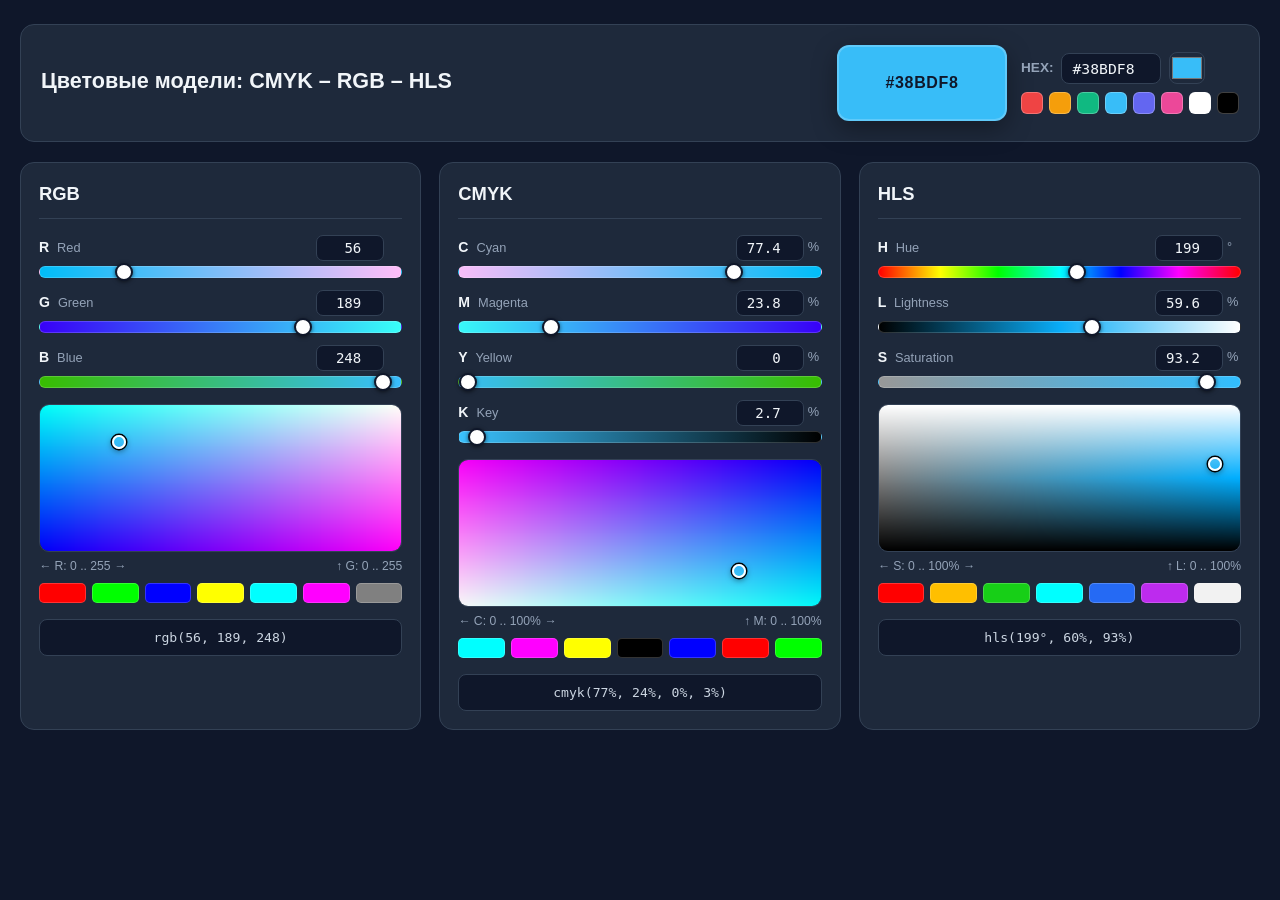
<file: lab1/index.html>
<!DOCTYPE html>
<html lang="ru">
<head>
  <meta charset="UTF-8" />
  <meta name="viewport" content="width=device-width, initial-scale=1.0" />
  <title>Лаб1 (CMYK – RGB – HLS)</title>
  <style>
    :root {
      --bg: #0f172a;
      --surface: #1e293b;
      --surface-2: #273449;
      --border: #334155;
      --text: #f1f5f9;
      --muted: #94a3b8;
      --accent: #38bdf8;
      --radius: 14px;
    }

    * {
      box-sizing: border-box;
      margin: 0;
      padding: 0;
    }

    body {
      font-family: -apple-system, BlinkMacSystemFont, "Segoe UI", Roboto, Inter, sans-serif;
      background: var(--bg);
      color: var(--text);
      min-height: 100vh;
      padding: 24px 16px 40px;
      line-height: 1.45;
    }

    .container {
      max-width: 1240px;
      margin: 0 auto;
      display: flex;
      flex-direction: column;
      gap: 20px;
    }

    /* Шапка и предпросмотр */
    .header-card {
      background: var(--surface);
      border: 1px solid var(--border);
      border-radius: var(--radius);
      padding: 20px;
      display: grid;
      grid-template-columns: 1fr auto;
      gap: 20px;
      align-items: center;
    }

    @media (max-width: 820px) {
      .header-card {
        grid-template-columns: 1fr;
      }
    }

    .title-block h1 {
      font-size: 1.35rem;
      font-weight: 700;
      margin-bottom: 4px;
    }

    .title-block p {
      color: var(--muted);
      font-size: 0.92rem;
    }

    .preview-area {
      display: flex;
      flex-wrap: wrap;
      align-items: center;
      gap: 14px;
    }

    .color-swatch-main {
      width: 170px;
      height: 76px;
      border-radius: 12px;
      border: 2px solid rgba(255, 255, 255, 0.2);
      display: flex;
      flex-direction: column;
      align-items: center;
      justify-content: center;
      font-weight: 700;
      font-size: 1rem;
      letter-spacing: 0.04em;
      box-shadow: 0 8px 24px rgba(0, 0, 0, 0.35);
      transition: color 0.15s ease;
    }

    .color-swatch-main small {
      font-weight: 500;
      font-size: 0.72rem;
      opacity: 0.85;
    }

    .quick-controls {
      display: flex;
      flex-direction: column;
      gap: 8px;
    }

    .hex-row {
      display: flex;
      align-items: center;
      gap: 8px;
    }

    .hex-row label {
      font-size: 0.85rem;
      color: var(--muted);
      font-weight: 600;
    }

    .hex-input {
      width: 100px;
      background: var(--bg);
      color: var(--text);
      border: 1px solid var(--border);
      border-radius: 8px;
      padding: 6px 10px;
      font-family: ui-monospace, SFMono-Regular, Menlo, monospace;
      font-size: 0.92rem;
    }

    .native-picker {
      width: 36px;
      height: 32px;
      border: 1px solid var(--border);
      border-radius: 8px;
      background: transparent;
      cursor: pointer;
      padding: 0;
    }

    .preset-bar {
      display: flex;
      gap: 6px;
      flex-wrap: wrap;
    }

    .preset-dot {
      width: 22px;
      height: 22px;
      border-radius: 6px;
      border: 1px solid rgba(255, 255, 255, 0.25);
      cursor: pointer;
      transition: transform 0.12s ease;
    }

    .preset-dot:hover {
      transform: scale(1.15);
    }

    /* Сетка трех моделей */
    .models-grid {
      display: grid;
      grid-template-columns: repeat(3, 1fr);
      gap: 18px;
    }

    @media (max-width: 1024px) {
      .models-grid {
        grid-template-columns: 1fr;
      }
    }

    .model-card {
      background: var(--surface);
      border: 1px solid var(--border);
      border-radius: var(--radius);
      padding: 18px;
      display: flex;
      flex-direction: column;
      gap: 16px;
    }

    .model-header {
      display: flex;
      justify-content: space-between;
      align-items: baseline;
      border-bottom: 1px solid var(--border);
      padding-bottom: 10px;
    }

    .model-header h2 {
      font-size: 1.15rem;
      font-weight: 700;
    }

    .model-badge {
      font-size: 0.78rem;
      color: var(--muted);
      background: var(--surface-2);
      padding: 3px 9px;
      border-radius: 999px;
    }

    .section-label {
      font-size: 0.76rem;
      text-transform: uppercase;
      letter-spacing: 0.06em;
      color: var(--muted);
      margin-bottom: 6px;
      font-weight: 600;
    }

    /* Каналы: ползунок + поле ввода */
    .channels {
      display: flex;
      flex-direction: column;
      gap: 12px;
    }

    .channel-row {
      display: flex;
      flex-direction: column;
      gap: 5px;
    }

    .channel-top {
      display: flex;
      justify-content: space-between;
      align-items: center;
      gap: 8px;
    }

    .channel-name {
      font-size: 0.88rem;
      font-weight: 600;
    }

    .channel-name span {
      color: var(--muted);
      font-weight: 400;
      font-size: 0.8rem;
      margin-left: 4px;
    }

    .input-wrap {
      display: flex;
      align-items: center;
      gap: 4px;
    }

    .num-input {
      width: 68px;
      background: var(--bg);
      color: var(--text);
      border: 1px solid var(--border);
      border-radius: 7px;
      padding: 4px 7px;
      font-size: 0.88rem;
      text-align: right;
      font-family: ui-monospace, SFMono-Regular, Menlo, monospace;
    }

    .num-input:focus, .hex-input:focus {
      outline: none;
      border-color: var(--accent);
    }

    .unit {
      font-size: 0.8rem;
      color: var(--muted);
      width: 14px;
    }

    /* Стилизация ползунков с динамическим фоном */
    input[type="range"] {
      -webkit-appearance: none;
      appearance: none;
      width: 100%;
      height: 12px;
      border-radius: 999px;
      border: 1px solid rgba(255, 255, 255, 0.18);
      outline: none;
      cursor: pointer;
    }

    input[type="range"]::-webkit-slider-thumb {
      -webkit-appearance: none;
      appearance: none;
      width: 18px;
      height: 18px;
      border-radius: 50%;
      background: #ffffff;
      border: 2px solid #0f172a;
      box-shadow: 0 1px 4px rgba(0, 0, 0, 0.6);
      cursor: grab;
    }

    input[type="range"]::-moz-range-thumb {
      width: 18px;
      height: 18px;
      border-radius: 50%;
      background: #ffffff;
      border: 2px solid #0f172a;
      box-shadow: 0 1px 4px rgba(0, 0, 0, 0.6);
      cursor: grab;
    }

    /* 2D Палитра */
    .palette-box {
      display: flex;
      flex-direction: column;
      gap: 6px;
    }

    .canvas-wrap {
      position: relative;
      width: 100%;
      height: 148px;
      border-radius: 10px;
      overflow: hidden;
      border: 1px solid var(--border);
      cursor: crosshair;
      touch-action: none;
    }

    .canvas-wrap canvas {
      width: 100%;
      height: 100%;
      display: block;
    }

    .picker-cursor {
      position: absolute;
      width: 14px;
      height: 14px;
      border-radius: 50%;
      border: 2px solid #ffffff;
      box-shadow: 0 0 0 1.5px #000000, 0 2px 6px rgba(0, 0, 0, 0.5);
      transform: translate(-50%, -50%);
      pointer-events: none;
    }

    .palette-axes {
      display: flex;
      justify-content: space-between;
      font-size: 0.76rem;
      color: var(--muted);
    }

    .model-swatches {
      display: flex;
      gap: 6px;
      flex-wrap: wrap;
      margin-top: 2px;
    }

    .mini-swatch {
      flex: 1;
      min-width: 24px;
      height: 20px;
      border-radius: 5px;
      border: 1px solid rgba(255, 255, 255, 0.2);
      cursor: pointer;
    }

    .summary-code {
      background: var(--bg);
      border: 1px solid var(--border);
      border-radius: 8px;
      padding: 8px 10px;
      font-family: ui-monospace, SFMono-Regular, Menlo, monospace;
      font-size: 0.82rem;
      color: #cbd5e1;
      text-align: center;
      user-select: all;
    }
  </style>
</head>
<body>
  <div class="container">
    <!-- Шапка -->
    <header class="header-card">
      <div class="title-block">
        <h1>Цветовые модели: CMYK – RGB – HLS</h1>
      </div>

      <div class="preview-area">
        <div class="color-swatch-main" id="mainSwatch">
          <span id="swatchHex">#38BDF8</span>
          <small id="swatchLabel"></small>
        </div>

        <div class="quick-controls">
          <div class="hex-row">
            <label for="hexInput">HEX:</label>
            <input type="text" id="hexInput" class="hex-input" value="#38BDF8" maxlength="7" />
            <input type="color" id="nativePicker" class="native-picker" title="Системная палитра" value="#38bdf8" />
          </div>
          <div class="preset-bar" id="globalPresets" title="Базовые цвета"></div>
        </div>
      </div>
    </header>

    <!-- Три цветовые модели -->
    <main class="models-grid">
      <!-- RGB -->
      <section class="model-card" id="card-rgb">
        <div class="model-header">
          <h2>RGB</h2>
        </div>

        <div class="channels">

          <div class="channel-row">
            <div class="channel-top">
              <label class="channel-name" for="rgb-r-num">R <span>Red</span></label>
              <div class="input-wrap">
                <input type="number" id="rgb-r-num" class="num-input" min="0" max="255" step="1" />
                <span class="unit"></span>
              </div>
            </div>
            <input type="range" id="rgb-r-range" min="0" max="255" step="1" />
          </div>

          <div class="channel-row">
            <div class="channel-top">
              <label class="channel-name" for="rgb-g-num">G <span>Green</span></label>
              <div class="input-wrap">
                <input type="number" id="rgb-g-num" class="num-input" min="0" max="255" step="1" />
                <span class="unit"></span>
              </div>
            </div>
            <input type="range" id="rgb-g-range" min="0" max="255" step="1" />
          </div>

          <div class="channel-row">
            <div class="channel-top">
              <label class="channel-name" for="rgb-b-num">B <span>Blue</span></label>
              <div class="input-wrap">
                <input type="number" id="rgb-b-num" class="num-input" min="0" max="255" step="1" />
                <span class="unit"></span>
              </div>
            </div>
            <input type="range" id="rgb-b-range" min="0" max="255" step="1" />
          </div>
        </div>

        <div class="palette-box">
          <div class="canvas-wrap" id="rgb-canvas-wrap">
            <canvas id="rgb-canvas" width="240" height="148"></canvas>
            <div class="picker-cursor" id="rgb-cursor"></div>
          </div>
          <div class="palette-axes">
            <span>← R: 0 .. 255 →</span>
            <span>↑ G: 0 .. 255</span>
          </div>
          <div class="model-swatches" id="rgb-swatches"></div>
        </div>

        <div class="summary-code" id="rgb-summary">rgb(56, 189, 248)</div>
      </section>

      <!-- CMYK -->
      <section class="model-card" id="card-cmyk">
        <div class="model-header">
          <h2>CMYK</h2>
        </div>

        <div class="channels">

          <div class="channel-row">
            <div class="channel-top">
              <label class="channel-name" for="cmyk-c-num">C <span>Cyan</span></label>
              <div class="input-wrap">
                <input type="number" id="cmyk-c-num" class="num-input" min="0" max="100" step="0.1" />
                <span class="unit">%</span>
              </div>
            </div>
            <input type="range" id="cmyk-c-range" min="0" max="100" step="0.5" />
          </div>

          <div class="channel-row">
            <div class="channel-top">
              <label class="channel-name" for="cmyk-m-num">M <span>Magenta</span></label>
              <div class="input-wrap">
                <input type="number" id="cmyk-m-num" class="num-input" min="0" max="100" step="0.1" />
                <span class="unit">%</span>
              </div>
            </div>
            <input type="range" id="cmyk-m-range" min="0" max="100" step="0.5" />
          </div>

          <div class="channel-row">
            <div class="channel-top">
              <label class="channel-name" for="cmyk-y-num">Y <span>Yellow</span></label>
              <div class="input-wrap">
                <input type="number" id="cmyk-y-num" class="num-input" min="0" max="100" step="0.1" />
                <span class="unit">%</span>
              </div>
            </div>
            <input type="range" id="cmyk-y-range" min="0" max="100" step="0.5" />
          </div>

          <div class="channel-row">
            <div class="channel-top">
              <label class="channel-name" for="cmyk-k-num">K <span>Key</span></label>
              <div class="input-wrap">
                <input type="number" id="cmyk-k-num" class="num-input" min="0" max="100" step="0.1" />
                <span class="unit">%</span>
              </div>
            </div>
            <input type="range" id="cmyk-k-range" min="0" max="100" step="0.5" />
          </div>
        </div>

        <div class="palette-box">
          <div class="canvas-wrap" id="cmyk-canvas-wrap">
            <canvas id="cmyk-canvas" width="240" height="148"></canvas>
            <div class="picker-cursor" id="cmyk-cursor"></div>
          </div>
          <div class="palette-axes">
            <span>← C: 0 .. 100% →</span>
            <span>↑ M: 0 .. 100%</span>
          </div>
          <div class="model-swatches" id="cmyk-swatches"></div>
        </div>

        <div class="summary-code" id="cmyk-summary">cmyk(77%, 24%, 0%, 3%)</div>
      </section>

      <!-- HLS -->
      <section class="model-card" id="card-hls">
        <div class="model-header">
          <h2>HLS</h2>
        </div>

        <div class="channels">

          <div class="channel-row">
            <div class="channel-top">
              <label class="channel-name" for="hls-h-num">H <span>Hue</span></label>
              <div class="input-wrap">
                <input type="number" id="hls-h-num" class="num-input" min="0" max="360" step="1" />
                <span class="unit">°</span>
              </div>
            </div>
            <input type="range" id="hls-h-range" min="0" max="360" step="1" />
          </div>

          <div class="channel-row">
            <div class="channel-top">
              <label class="channel-name" for="hls-l-num">L <span>Lightness</span></label>
              <div class="input-wrap">
                <input type="number" id="hls-l-num" class="num-input" min="0" max="100" step="0.5" />
                <span class="unit">%</span>
              </div>
            </div>
            <input type="range" id="hls-l-range" min="0" max="100" step="0.5" />
          </div>

          <div class="channel-row">
            <div class="channel-top">
              <label class="channel-name" for="hls-s-num">S <span>Saturation</span></label>
              <div class="input-wrap">
                <input type="number" id="hls-s-num" class="num-input" min="0" max="100" step="0.5" />
                <span class="unit">%</span>
              </div>
            </div>
            <input type="range" id="hls-s-range" min="0" max="100" step="0.5" />
          </div>
        </div>

        <div class="palette-box">
          <div class="canvas-wrap" id="hls-canvas-wrap">
            <canvas id="hls-canvas" width="240" height="148"></canvas>
            <div class="picker-cursor" id="hls-cursor"></div>
          </div>
          <div class="palette-axes">
            <span>← S: 0 .. 100% →</span>
            <span>↑ L: 0 .. 100%</span>
          </div>
          <div class="model-swatches" id="hls-swatches"></div>
        </div>

        <div class="summary-code" id="hls-summary">hls(199°, 60%, 93%)</div>
      </section>
    </main>
  </div>

  <script>

    const clamp = (val, min, max) => Math.min(max, Math.max(min, val));
    const roundTo = (val, decimals = 1) => {
      const f = Math.pow(10, decimals);
      return Math.round(val * f) / f;
    };

    /**
     * RGB -> CMYK
     */
    function rgbToCmyk(r255, g255, b255) {
      const r = clamp(r255, 0, 255) / 255;
      const g = clamp(g255, 0, 255) / 255;
      const b = clamp(b255, 0, 255) / 255;

      const k = 1 - Math.max(r, g, b);
      if (k >= 1 - 1e-9) {
        return { c: 0, m: 0, y: 0, k: 100 };
      }

      const denom = 1 - k;
      const c = ((1 - r - k) / denom) * 100;
      const m = ((1 - g - k) / denom) * 100;
      const y = ((1 - b - k) / denom) * 100;

      return {
        c: roundTo(c, 1),
        m: roundTo(m, 1),
        y: roundTo(y, 1),
        k: roundTo(k * 100, 1)
      };
    }

    /**
     * CMYK -> RGB
     */
    function cmykToRgb(cPct, mPct, yPct, kPct, asFloat = false) {
      const c = clamp(cPct, 0, 100) / 100;
      const m = clamp(mPct, 0, 100) / 100;
      const y = clamp(yPct, 0, 100) / 100;
      const k = clamp(kPct, 0, 100) / 100;

      const r = 255 * (1 - c) * (1 - k);
      const g = 255 * (1 - m) * (1 - k);
      const b = 255 * (1 - y) * (1 - k);

      if (asFloat) return { r, g, b };
      return {
        r: Math.round(r),
        g: Math.round(g),
        b: Math.round(b)
      };
    }

    /**
     * RGB -> HLS
     */
    function rgbToHls(r255, g255, b255, fallbackHue = 0) {
      const r = clamp(r255, 0, 255) / 255;
      const g = clamp(g255, 0, 255) / 255;
      const b = clamp(b255, 0, 255) / 255;

      const max = Math.max(r, g, b);
      const min = Math.min(r, g, b);
      const delta = max - min;

      const l = (max + min) / 2;
      let h = fallbackHue;
      let s = 0;

      if (delta > 1e-7) {
        s = delta / (1 - Math.abs(2 * l - 1));

        if (max === r) {
          h = 60 * (((g - b) / delta) % 6);
        } else if (max === g) {
          h = 60 * ((b - r) / delta + 2);
        } else {
          h = 60 * ((r - g) / delta + 4);
        }
        if (h < 0) h += 360;
      }

      return {
        h: Math.round(h) % 360,
        l: roundTo(l * 100, 1),
        s: roundTo(clamp(s, 0, 1) * 100, 1)
      };
    }

    /**
     * HLS -> RGB
     */
    function hlsToRgb(hDeg, lPct, sPct, asFloat = false) {
      const h = ((hDeg % 360) + 360) % 360;
      const l = clamp(lPct, 0, 100) / 100;
      const s = clamp(sPct, 0, 100) / 100;

      const c = (1 - Math.abs(2 * l - 1)) * s;
      const x = c * (1 - Math.abs(((h / 60) % 2) - 1));
      const m = l - c / 2;

      let r1 = 0, g1 = 0, b1 = 0;
      if (h < 60)       { r1 = c; g1 = x; b1 = 0; }
      else if (h < 120) { r1 = x; g1 = c; b1 = 0; }
      else if (h < 180) { r1 = 0; g1 = c; b1 = x; }
      else if (h < 240) { r1 = 0; g1 = x; b1 = c; }
      else if (h < 300) { r1 = x; g1 = 0; b1 = c; }
      else              { r1 = c; g1 = 0; b1 = x; }

      const r = (r1 + m) * 255;
      const g = (g1 + m) * 255;
      const b = (b1 + m) * 255;

      if (asFloat) return { r, g, b };
      return {
        r: Math.round(clamp(r, 0, 255)),
        g: Math.round(clamp(g, 0, 255)),
        b: Math.round(clamp(b, 0, 255))
      };
    }

    function rgbToHex(r, g, b) {
      const toHex = (n) => clamp(Math.round(n), 0, 255).toString(16).padStart(2, "0").toUpperCase();
      return `#${toHex(r)}${toHex(g)}${toHex(b)}`;
    }

    function hexToRgb(hex) {
      const clean = hex.trim().replace(/^#/, "");
      if (!/^[0-9a-fA-F]{6}$/.test(clean)) return null;
      return {
        r: parseInt(clean.slice(0, 2), 16),
        g: parseInt(clean.slice(2, 4), 16),
        b: parseInt(clean.slice(4, 6), 16)
      };
    }

    const state = {
      rgb:  { r: 56, g: 189, b: 248 },
      cmyk: { c: 77.4, m: 23.8, y: 0, k: 2.7 },
      hls:  { h: 199, l: 59.6, s: 93.2 }
    };

    const el = {
      mainSwatch: document.getElementById("mainSwatch"),
      swatchHex: document.getElementById("swatchHex"),
      swatchLabel: document.getElementById("swatchLabel"),
      hexInput: document.getElementById("hexInput"),
      nativePicker: document.getElementById("nativePicker"),

      rgb: {
        rNum: document.getElementById("rgb-r-num"), rRange: document.getElementById("rgb-r-range"),
        gNum: document.getElementById("rgb-g-num"), gRange: document.getElementById("rgb-g-range"),
        bNum: document.getElementById("rgb-b-num"), bRange: document.getElementById("rgb-b-range"),
        canvas: document.getElementById("rgb-canvas"),
        wrap: document.getElementById("rgb-canvas-wrap"),
        cursor: document.getElementById("rgb-cursor"),
        summary: document.getElementById("rgb-summary")
      },
      cmyk: {
        cNum: document.getElementById("cmyk-c-num"), cRange: document.getElementById("cmyk-c-range"),
        mNum: document.getElementById("cmyk-m-num"), mRange: document.getElementById("cmyk-m-range"),
        yNum: document.getElementById("cmyk-y-num"), yRange: document.getElementById("cmyk-y-range"),
        kNum: document.getElementById("cmyk-k-num"), kRange: document.getElementById("cmyk-k-range"),
        canvas: document.getElementById("cmyk-canvas"),
        wrap: document.getElementById("cmyk-canvas-wrap"),
        cursor: document.getElementById("cmyk-cursor"),
        summary: document.getElementById("cmyk-summary")
      },
      hls: {
        hNum: document.getElementById("hls-h-num"), hRange: document.getElementById("hls-h-range"),
        lNum: document.getElementById("hls-l-num"), lRange: document.getElementById("hls-l-range"),
        sNum: document.getElementById("hls-s-num"), sRange: document.getElementById("hls-s-range"),
        canvas: document.getElementById("hls-canvas"),
        wrap: document.getElementById("hls-canvas-wrap"),
        cursor: document.getElementById("hls-cursor"),
        summary: document.getElementById("hls-summary")
      }
    };

    function updateFromRgb(newRgb, sourceElement = null) {
      state.rgb = {
        r: Math.round(clamp(newRgb.r, 0, 255)),
        g: Math.round(clamp(newRgb.g, 0, 255)),
        b: Math.round(clamp(newRgb.b, 0, 255))
      };
      state.cmyk = rgbToCmyk(state.rgb.r, state.rgb.g, state.rgb.b);
      state.hls = rgbToHls(state.rgb.r, state.rgb.g, state.rgb.b, state.hls.h);
      renderUI(sourceElement);
    }

    function updateFromCmyk(newCmyk, sourceElement = null) {
      state.cmyk = {
        c: roundTo(clamp(newCmyk.c, 0, 100), 1),
        m: roundTo(clamp(newCmyk.m, 0, 100), 1),
        y: roundTo(clamp(newCmyk.y, 0, 100), 1),
        k: roundTo(clamp(newCmyk.k, 0, 100), 1)
      };
      const floatRgb = cmykToRgb(state.cmyk.c, state.cmyk.m, state.cmyk.y, state.cmyk.k, true);
      state.rgb = {
        r: Math.round(floatRgb.r),
        g: Math.round(floatRgb.g),
        b: Math.round(floatRgb.b)
      };
      state.hls = rgbToHls(floatRgb.r, floatRgb.g, floatRgb.b, state.hls.h);
      renderUI(sourceElement);
    }

    function updateFromHls(newHls, sourceElement = null) {
      let h = Number(newHls.h);
      if (!Number.isFinite(h)) h = 0;
      h = clamp(h, 0, 360);

      state.hls = {
        h: Math.round(h),
        l: roundTo(clamp(newHls.l, 0, 100), 1),
        s: roundTo(clamp(newHls.s, 0, 100), 1)
      };
      const floatRgb = hlsToRgb(state.hls.h, state.hls.l, state.hls.s, true);
      state.rgb = {
        r: Math.round(clamp(floatRgb.r, 0, 255)),
        g: Math.round(clamp(floatRgb.g, 0, 255)),
        b: Math.round(clamp(floatRgb.b, 0, 255))
      };
      state.cmyk = rgbToCmyk(floatRgb.r, floatRgb.g, floatRgb.b);
      renderUI(sourceElement);
    }

    function setInputValue(input, val, sourceElement) {
      if (document.activeElement === input && sourceElement === input) return;
      input.value = val;
    }

    function renderUI(sourceElement = null) {
      const { r, g, b } = state.rgb;
      const { c, m, y, k } = state.cmyk;
      const { h, l, s } = state.hls;
      const hex = rgbToHex(r, g, b);

      // Шапка и предпросмотр
      el.mainSwatch.style.backgroundColor = `rgb(${r}, ${g}, ${b})`;
      const luminance = (0.299 * r + 0.587 * g + 0.114 * b) / 255;
      el.mainSwatch.style.color = luminance > 0.58 ? "#0f172a" : "#ffffff";
      el.swatchHex.textContent = hex;
      if (document.activeElement !== el.hexInput) el.hexInput.value = hex;
      el.nativePicker.value = hex.toLowerCase();

      // --- RGB ---
      setInputValue(el.rgb.rNum, r, sourceElement);
      setInputValue(el.rgb.gNum, g, sourceElement);
      setInputValue(el.rgb.bNum, b, sourceElement);
      el.rgb.rRange.value = r;
      el.rgb.gRange.value = g;
      el.rgb.bRange.value = b;

      el.rgb.rRange.style.background = `linear-gradient(to right, rgb(0,${g},${b}), rgb(255,${g},${b}))`;
      el.rgb.gRange.style.background = `linear-gradient(to right, rgb(${r},0,${b}), rgb(${r},255,${b}))`;
      el.rgb.bRange.style.background = `linear-gradient(to right, rgb(${r},${g},0), rgb(${r},${g},255))`;
      el.rgb.summary.textContent = `rgb(${r}, ${g}, ${b})`;

      // --- CMYK ---
      setInputValue(el.cmyk.cNum, c, sourceElement);
      setInputValue(el.cmyk.mNum, m, sourceElement);
      setInputValue(el.cmyk.yNum, y, sourceElement);
      setInputValue(el.cmyk.kNum, k, sourceElement);
      el.cmyk.cRange.value = c;
      el.cmyk.mRange.value = m;
      el.cmyk.yRange.value = y;
      el.cmyk.kRange.value = k;

      const c0 = cmykToRgb(0, m, y, k), c1 = cmykToRgb(100, m, y, k);
      const m0 = cmykToRgb(c, 0, y, k), m1 = cmykToRgb(c, 100, y, k);
      const y0 = cmykToRgb(c, m, 0, k), y1 = cmykToRgb(c, m, 100, k);
      const k0 = cmykToRgb(c, m, y, 0), k1 = cmykToRgb(c, m, y, 100);

      el.cmyk.cRange.style.background = `linear-gradient(to right, rgb(${c0.r},${c0.g},${c0.b}), rgb(${c1.r},${c1.g},${c1.b}))`;
      el.cmyk.mRange.style.background = `linear-gradient(to right, rgb(${m0.r},${m0.g},${m0.b}), rgb(${m1.r},${m1.g},${m1.b}))`;
      el.cmyk.yRange.style.background = `linear-gradient(to right, rgb(${y0.r},${y0.g},${y0.b}), rgb(${y1.r},${y1.g},${y1.b}))`;
      el.cmyk.kRange.style.background = `linear-gradient(to right, rgb(${k0.r},${k0.g},${k0.b}), rgb(${k1.r},${k1.g},${k1.b}))`;
      el.cmyk.summary.textContent = `cmyk(${Math.round(c)}%, ${Math.round(m)}%, ${Math.round(y)}%, ${Math.round(k)}%)`;

      // --- HLS ---
      setInputValue(el.hls.hNum, h, sourceElement);
      setInputValue(el.hls.lNum, l, sourceElement);
      setInputValue(el.hls.sNum, s, sourceElement);
      el.hls.hRange.value = h;
      el.hls.lRange.value = l;
      el.hls.sRange.value = s;

      el.hls.hRange.style.background =
        "linear-gradient(to right, #ff0000 0%, #ffff00 17%, #00ff00 33%, #00ffff 50%, #0000ff 67%, #ff00ff 83%, #ff0000 100%)";

      const lMid = hlsToRgb(h, 50, s);
      el.hls.lRange.style.background =
        `linear-gradient(to right, #000000 0%, rgb(${lMid.r},${lMid.g},${lMid.b}) 50%, #ffffff 100%)`;

      const s0 = hlsToRgb(h, l, 0), s1 = hlsToRgb(h, l, 100);
      el.hls.sRange.style.background =
        `linear-gradient(to right, rgb(${s0.r},${s0.g},${s0.b}), rgb(${s1.r},${s1.g},${s1.b}))`;

      el.hls.summary.textContent = `hls(${Math.round(h)}°, ${Math.round(l)}%, ${Math.round(s)}%)`;

      // --- Перерисовка 2D-палитр и курсоров ---
      drawRgbPalette(b);
      el.rgb.cursor.style.left = `${(r / 255) * 100}%`;
      el.rgb.cursor.style.top = `${(1 - g / 255) * 100}%`;

      drawCmykPalette(y, k);
      el.cmyk.cursor.style.left = `${c}%`;
      el.cmyk.cursor.style.top = `${100 - m}%`;

      drawHlsPalette(h);
      el.hls.cursor.style.left = `${s}%`;
      el.hls.cursor.style.top = `${100 - l}%`;
    }

    function drawRgbPalette(fixedB) {
      const canvas = el.rgb.canvas;
      const ctx = canvas.getContext("2d");
      const { width, height } = canvas;
      const img = ctx.createImageData(width, height);
      const data = img.data;
      const b = Math.round(fixedB);

      for (let py = 0; py < height; py++) {
        const g = Math.round((1 - py / (height - 1)) * 255);
        for (let px = 0; px < width; px++) {
          const r = Math.round((px / (width - 1)) * 255);
          const idx = (py * width + px) * 4;
          data[idx] = r;
          data[idx + 1] = g;
          data[idx + 2] = b;
          data[idx + 3] = 255;
        }
      }
      ctx.putImageData(img, 0, 0);
    }

    function drawCmykPalette(fixedY, fixedK) {
      const canvas = el.cmyk.canvas;
      const ctx = canvas.getContext("2d");
      const { width, height } = canvas;
      const img = ctx.createImageData(width, height);
      const data = img.data;

      const yFactor = 1 - fixedY / 100;
      const kFactor = 1 - fixedK / 100;
      const bVal = Math.round(255 * yFactor * kFactor);

      for (let py = 0; py < height; py++) {
        const m = 1 - py / (height - 1);
        const gVal = Math.round(255 * (1 - m) * kFactor);
        for (let px = 0; px < width; px++) {
          const c = px / (width - 1);
          const rVal = Math.round(255 * (1 - c) * kFactor);
          const idx = (py * width + px) * 4;
          data[idx] = rVal;
          data[idx + 1] = gVal;
          data[idx + 2] = bVal;
          data[idx + 3] = 255;
        }
      }
      ctx.putImageData(img, 0, 0);
    }

    function drawHlsPalette(fixedH) {
      const canvas = el.hls.canvas;
      const ctx = canvas.getContext("2d");
      const { width, height } = canvas;
      const img = ctx.createImageData(width, height);
      const data = img.data;

      for (let py = 0; py < height; py++) {
        const l = (1 - py / (height - 1)) * 100;
        for (let px = 0; px < width; px++) {
          const s = (px / (width - 1)) * 100;
          const rgb = hlsToRgb(fixedH, l, s);
          const idx = (py * width + px) * 4;
          data[idx] = rgb.r;
          data[idx + 1] = rgb.g;
          data[idx + 2] = rgb.b;
          data[idx + 3] = 255;
        }
      }
      ctx.putImageData(img, 0, 0);
    }

    function bindRangeAndNumber(rangeEl, numEl, min, max, onChange) {
      rangeEl.addEventListener("input", () => {
        onChange(parseFloat(rangeEl.value), rangeEl);
      });

      numEl.addEventListener("input", () => {
        if (numEl.value === "" || numEl.value === "-") return;
        const parsed = parseFloat(numEl.value);
        if (!Number.isNaN(parsed)) {
          onChange(clamp(parsed, min, max), numEl);
        }
      });

      numEl.addEventListener("blur", () => {
        const parsed = parseFloat(numEl.value);
        onChange(Number.isNaN(parsed) ? min : clamp(parsed, min, max), null);
      });
    }

    // RGB
    bindRangeAndNumber(el.rgb.rRange, el.rgb.rNum, 0, 255, (v, src) => updateFromRgb({ ...state.rgb, r: v }, src));
    bindRangeAndNumber(el.rgb.gRange, el.rgb.gNum, 0, 255, (v, src) => updateFromRgb({ ...state.rgb, g: v }, src));
    bindRangeAndNumber(el.rgb.bRange, el.rgb.bNum, 0, 255, (v, src) => updateFromRgb({ ...state.rgb, b: v }, src));

    // CMYK
    bindRangeAndNumber(el.cmyk.cRange, el.cmyk.cNum, 0, 100, (v, src) => updateFromCmyk({ ...state.cmyk, c: v }, src));
    bindRangeAndNumber(el.cmyk.mRange, el.cmyk.mNum, 0, 100, (v, src) => updateFromCmyk({ ...state.cmyk, m: v }, src));
    bindRangeAndNumber(el.cmyk.yRange, el.cmyk.yNum, 0, 100, (v, src) => updateFromCmyk({ ...state.cmyk, y: v }, src));
    bindRangeAndNumber(el.cmyk.kRange, el.cmyk.kNum, 0, 100, (v, src) => updateFromCmyk({ ...state.cmyk, k: v }, src));

    // HLS
    bindRangeAndNumber(el.hls.hRange, el.hls.hNum, 0, 360, (v, src) => updateFromHls({ ...state.hls, h: v }, src));
    bindRangeAndNumber(el.hls.lRange, el.hls.lNum, 0, 100, (v, src) => updateFromHls({ ...state.hls, l: v }, src));
    bindRangeAndNumber(el.hls.sRange, el.hls.sNum, 0, 100, (v, src) => updateFromHls({ ...state.hls, s: v }, src));

    // Интерактивное перетаскивание на 2D-палитрах
    function bindCanvasPicker(wrapEl, callback) {
      let dragging = false;

      const handlePointer = (e) => {
        const rect = wrapEl.getBoundingClientRect();
        const xNorm = clamp((e.clientX - rect.left) / rect.width, 0, 1);
        const yNorm = clamp(1 - (e.clientY - rect.top) / rect.height, 0, 1);
        callback(xNorm, yNorm);
      };

      wrapEl.addEventListener("pointerdown", (e) => {
        dragging = true;
        wrapEl.setPointerCapture(e.pointerId);
        handlePointer(e);
      });

      wrapEl.addEventListener("pointermove", (e) => {
        if (dragging) handlePointer(e);
      });

      wrapEl.addEventListener("pointerup", () => { dragging = false; });
      wrapEl.addEventListener("pointercancel", () => { dragging = false; });
    }

    bindCanvasPicker(el.rgb.wrap, (x, y) => {
      updateFromRgb({ r: Math.round(x * 255), g: Math.round(y * 255), b: state.rgb.b });
    });

    bindCanvasPicker(el.cmyk.wrap, (x, y) => {
      updateFromCmyk({ c: x * 100, m: y * 100, y: state.cmyk.y, k: state.cmyk.k });
    });

    bindCanvasPicker(el.hls.wrap, (x, y) => {
      updateFromHls({ h: state.hls.h, s: x * 100, l: y * 100 });
    });

    // HEX и системная палитра
    el.hexInput.addEventListener("input", () => {
      const parsed = hexToRgb(el.hexInput.value);
      if (parsed) updateFromRgb(parsed, el.hexInput);
    });
    el.hexInput.addEventListener("blur", () => {
      el.hexInput.value = rgbToHex(state.rgb.r, state.rgb.g, state.rgb.b);
    });

    el.nativePicker.addEventListener("input", () => {
      const parsed = hexToRgb(el.nativePicker.value);
      if (parsed) updateFromRgb(parsed, el.nativePicker);
    });

    // Быстрые палитры-образцы (в шапке и в каждой карточке)
    function initSwatches() {
      const globalColors = ["#EF4444", "#F59E0B", "#10B981", "#38BDF8", "#6366F1", "#EC4899", "#FFFFFF", "#000000"];
      const globalBar = document.getElementById("globalPresets");
      globalColors.forEach((hex) => {
        const btn = document.createElement("button");
        btn.className = "preset-dot";
        btn.style.backgroundColor = hex;
        btn.title = hex;
        btn.addEventListener("click", () => updateFromRgb(hexToRgb(hex)));
        globalBar.appendChild(btn);
      });

      const rgbPresets = [
        [255, 0, 0], [0, 255, 0], [0, 0, 255], [255, 255, 0], [0, 255, 255], [255, 0, 255], [128, 128, 128]
      ];
      const rgbSwatches = document.getElementById("rgb-swatches");
      rgbPresets.forEach(([r, g, b]) => {
        const btn = document.createElement("button");
        btn.className = "mini-swatch";
        btn.style.backgroundColor = `rgb(${r},${g},${b})`;
        btn.title = `rgb(${r}, ${g}, ${b})`;
        btn.addEventListener("click", () => updateFromRgb({ r, g, b }));
        rgbSwatches.appendChild(btn);
      });

      const cmykPresets = [
        [100, 0, 0, 0], [0, 100, 0, 0], [0, 0, 100, 0], [0, 0, 0, 100], [100, 100, 0, 0], [0, 100, 100, 0], [100, 0, 100, 0]
      ];
      const cmykSwatches = document.getElementById("cmyk-swatches");
      cmykPresets.forEach(([c, m, y, k]) => {
        const rgb = cmykToRgb(c, m, y, k);
        const btn = document.createElement("button");
        btn.className = "mini-swatch";
        btn.style.backgroundColor = `rgb(${rgb.r},${rgb.g},${rgb.b})`;
        btn.title = `cmyk(${c}%, ${m}%, ${y}%, ${k}%)`;
        btn.addEventListener("click", () => updateFromCmyk({ c, m, y, k }));
        cmykSwatches.appendChild(btn);
      });

      const hlsPresets = [
        [0, 50, 100], [45, 50, 100], [120, 45, 80], [180, 50, 100], [220, 55, 90], [285, 55, 85], [0, 95, 0]
      ];
      const hlsSwatches = document.getElementById("hls-swatches");
      hlsPresets.forEach(([h, l, s]) => {
        const rgb = hlsToRgb(h, l, s);
        const btn = document.createElement("button");
        btn.className = "mini-swatch";
        btn.style.backgroundColor = `rgb(${rgb.r},${rgb.g},${rgb.b})`;
        btn.title = `hls(${h}°, ${l}%, ${s}%)`;
        btn.addEventListener("click", () => updateFromHls({ h, l, s }));
        hlsSwatches.appendChild(btn);
      });
    }

    initSwatches();
    renderUI();
  </script>
</body>
</html>
</file>
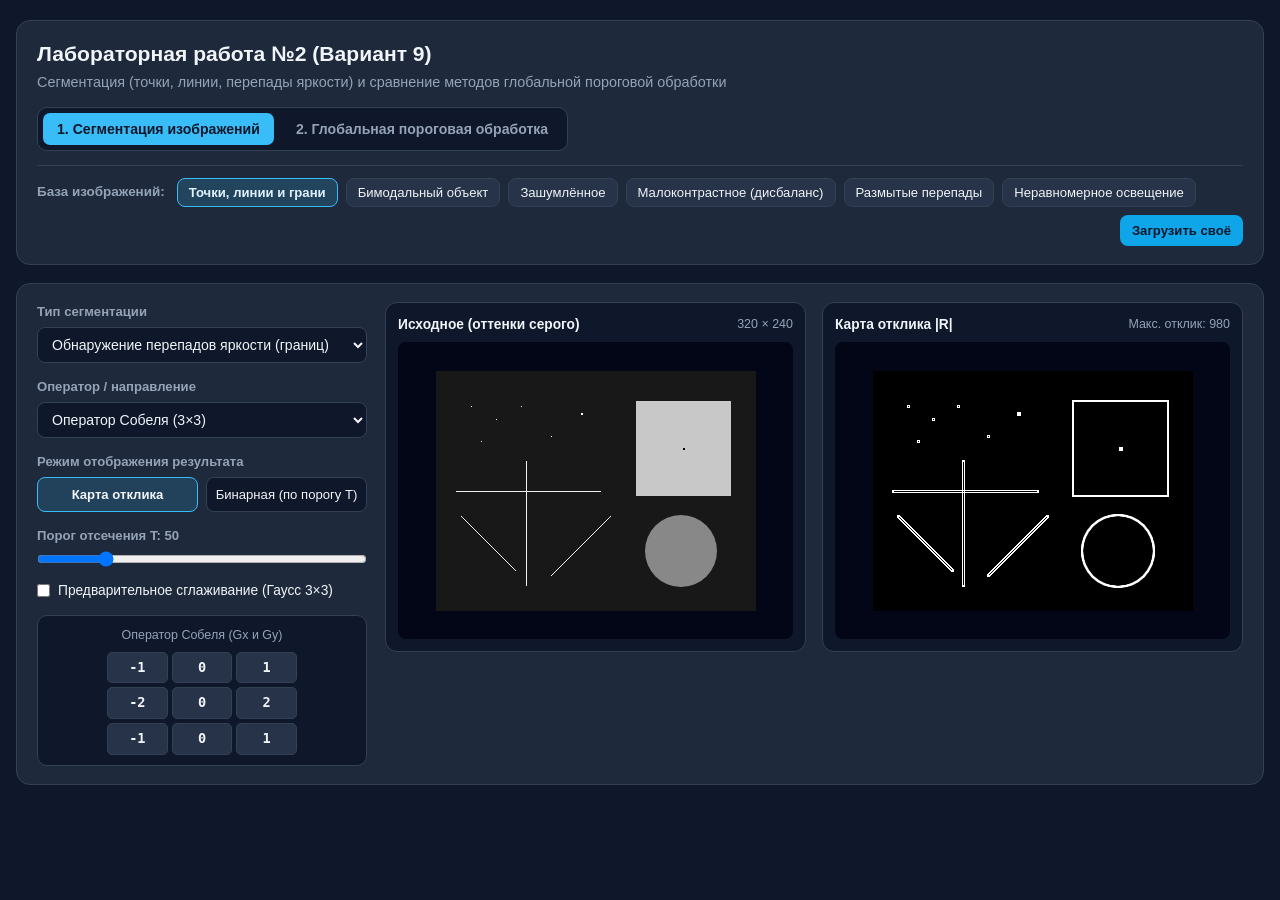
<file: lab2/index.html>
<!DOCTYPE html>
<html lang="ru">
<head>
  <meta charset="UTF-8" />
  <meta name="viewport" content="width=device-width, initial-scale=1.0" />
  <title>Лабораторная работа №2 — Сегментация и глобальная пороговая обработка</title>
  <style>
    :root {
      --bg: #0f172a;
      --surface: #1e293b;
      --surface-2: #263348;
      --border: #334155;
      --text: #f1f5f9;
      --muted: #94a3b8;
      --accent: #38bdf8;
      --accent-2: #f59e0b;
      --radius: 14px;
    }

    * { box-sizing: border-box; margin: 0; padding: 0; }

    body {
      font-family: -apple-system, BlinkMacSystemFont, "Segoe UI", Roboto, Inter, sans-serif;
      background: var(--bg);
      color: var(--text);
      padding: 20px 16px 40px;
      line-height: 1.45;
    }

    .container {
      max-width: 1320px;
      margin: 0 auto;
      display: flex;
      flex-direction: column;
      gap: 18px;
    }

    .card {
      background: var(--surface);
      border: 1px solid var(--border);
      border-radius: var(--radius);
      padding: 18px 20px;
    }

    /* Шапка и база изображений */
    .header-top {
      display: flex;
      flex-wrap: wrap;
      justify-content: space-between;
      align-items: center;
      gap: 14px;
      margin-bottom: 14px;
    }

    h1 { font-size: 1.32rem; font-weight: 700; }
    .subtitle { color: var(--muted); font-size: 0.9rem; margin-top: 2px; }

    .tabs {
      display: flex;
      gap: 8px;
      background: var(--bg);
      padding: 5px;
      border-radius: 10px;
      border: 1px solid var(--border);
    }

    .tab-btn {
      border: none;
      background: transparent;
      color: var(--muted);
      padding: 8px 14px;
      border-radius: 7px;
      font-weight: 600;
      font-size: 0.88rem;
      cursor: pointer;
      transition: all 0.15s ease;
    }

    .tab-btn.active {
      background: var(--accent);
      color: #0f172a;
    }

    .dataset-bar {
      display: flex;
      flex-wrap: wrap;
      align-items: center;
      gap: 8px;
      padding-top: 12px;
      border-top: 1px solid var(--border);
    }

    .dataset-label {
      font-size: 0.84rem;
      color: var(--muted);
      font-weight: 600;
      margin-right: 4px;
    }

    .img-btn {
      background: var(--surface-2);
      color: var(--text);
      border: 1px solid var(--border);
      border-radius: 8px;
      padding: 6px 11px;
      font-size: 0.82rem;
      cursor: pointer;
      transition: border-color 0.15s, background 0.15s;
    }

    .img-btn:hover { border-color: var(--accent); }
    .img-btn.active {
      background: rgba(56, 189, 248, 0.18);
      border-color: var(--accent);
      color: #e0f2fe;
      font-weight: 600;
    }

    .upload-label {
      margin-left: auto;
      background: #0ea5e9;
      color: #0f172a;
      font-weight: 600;
      font-size: 0.82rem;
      padding: 6px 12px;
      border-radius: 8px;
      cursor: pointer;
    }
    .upload-label input { display: none; }

    /* Панели режимов */
    .panel { display: none; }
    .panel.active { display: block; }

    /* Часть 1: Сегментация */
    .seg-layout {
      display: grid;
      grid-template-columns: 330px 1fr;
      gap: 18px;
      align-items: start;
    }

    @media (max-width: 960px) {
      .seg-layout { grid-template-columns: 1fr; }
    }

    .controls-col {
      display: flex;
      flex-direction: column;
      gap: 14px;
    }

    .control-group {
      display: flex;
      flex-direction: column;
      gap: 6px;
    }

    .control-group label {
      font-size: 0.82rem;
      color: var(--muted);
      font-weight: 600;
    }

    select, input[type="range"] {
      width: 100%;
    }

    select {
      background: var(--bg);
      color: var(--text);
      border: 1px solid var(--border);
      border-radius: 8px;
      padding: 8px 10px;
      font-size: 0.88rem;
    }

    .radio-row {
      display: flex;
      gap: 8px;
    }

    .radio-pill {
      flex: 1;
      text-align: center;
      padding: 7px 8px;
      background: var(--bg);
      border: 1px solid var(--border);
      border-radius: 8px;
      font-size: 0.82rem;
      cursor: pointer;
    }

    .radio-pill.active {
      border-color: var(--accent);
      background: rgba(56, 189, 248, 0.16);
      font-weight: 600;
    }

    .checkbox-row {
      display: flex;
      align-items: center;
      gap: 8px;
      font-size: 0.86rem;
      cursor: pointer;
    }

    .kernel-box {
      background: var(--bg);
      border: 1px solid var(--border);
      border-radius: 10px;
      padding: 10px;
    }

    .kernel-title {
      font-size: 0.78rem;
      color: var(--muted);
      margin-bottom: 8px;
      text-align: center;
    }

    .kernel-grid {
      display: grid;
      gap: 4px;
      max-width: 190px;
      margin: 0 auto;
    }

    .kernel-cell {
      background: var(--surface-2);
      border: 1px solid var(--border);
      border-radius: 5px;
      padding: 5px 0;
      text-align: center;
      font-family: ui-monospace, SFMono-Regular, Menlo, monospace;
      font-size: 0.85rem;
      font-weight: 600;
    }

    .canvas-pair {
      display: grid;
      grid-template-columns: 1fr 1fr;
      gap: 16px;
    }

    @media (max-width: 720px) {
      .canvas-pair { grid-template-columns: 1fr; }
    }

    .canvas-card {
      background: var(--bg);
      border: 1px solid var(--border);
      border-radius: 12px;
      padding: 12px;
      display: flex;
      flex-direction: column;
      gap: 8px;
    }

    .canvas-head {
      display: flex;
      justify-content: space-between;
      align-items: center;
      font-size: 0.86rem;
      font-weight: 600;
    }

    .canvas-head span.meta {
      color: var(--muted);
      font-weight: 400;
      font-size: 0.78rem;
    }

    .canvas-frame {
      width: 100%;
      aspect-ratio: 4 / 3;
      background: #020617;
      border-radius: 8px;
      overflow: hidden;
      display: flex;
      align-items: center;
      justify-content: center;
    }

    .canvas-frame canvas {
      max-width: 100%;
      max-height: 100%;
      image-rendering: pixelated;
    }

    /* Часть 2: Пороговая обработка */
    .thresh-grid {
      display: grid;
      grid-template-columns: repeat(4, 1fr);
      gap: 14px;
      margin-bottom: 18px;
    }

    @media (max-width: 1050px) {
      .thresh-grid { grid-template-columns: repeat(2, 1fr); }
    }
    @media (max-width: 600px) {
      .thresh-grid { grid-template-columns: 1fr; }
    }

    .hist-section {
      display: grid;
      grid-template-columns: 1.2fr 1fr;
      gap: 18px;
      align-items: start;
    }

    @media (max-width: 960px) {
      .hist-section { grid-template-columns: 1fr; }
    }

    .hist-wrap {
      background: var(--bg);
      border: 1px solid var(--border);
      border-radius: 12px;
      padding: 12px;
    }

    .hist-legend {
      display: flex;
      flex-wrap: wrap;
      gap: 14px;
      margin-top: 8px;
      font-size: 0.82rem;
    }

    .legend-item {
      display: flex;
      align-items: center;
      gap: 6px;
    }

    .dot {
      width: 11px;
      height: 11px;
      border-radius: 3px;
      display: inline-block;
    }

    table {
      width: 100%;
      border-collapse: collapse;
      font-size: 0.86rem;
      background: var(--bg);
      border-radius: 12px;
      overflow: hidden;
      border: 1px solid var(--border);
    }

    th, td {
      padding: 10px 12px;
      text-align: left;
      border-bottom: 1px solid var(--border);
    }

    th {
      background: var(--surface-2);
      color: var(--muted);
      font-weight: 600;
      font-size: 0.8rem;
      text-transform: uppercase;
      letter-spacing: 0.04em;
    }

    tr:last-child td { border-bottom: none; }

    .note-box {
      margin-top: 12px;
      padding: 12px 14px;
      border-radius: 10px;
      background: rgba(56, 189, 248, 0.08);
      border: 1px solid rgba(56, 189, 248, 0.3);
      font-size: 0.86rem;
      color: #e2e8f0;
    }
  </style>
</head>
<body>
  <div class="container">
    <!-- Шапка -->
    <section class="card">
      <div class="header-top">
        <div>
          <h1>Лабораторная работа №2 (Вариант 9)</h1>
          <p class="subtitle">Сегментация (точки, линии, перепады яркости) и сравнение методов глобальной пороговой обработки</p>
        </div>

        <div class="tabs">
          <button class="tab-btn active" data-tab="seg">1. Сегментация изображений</button>
          <button class="tab-btn" data-tab="thresh">2. Глобальная пороговая обработка</button>
        </div>
      </div>

      <div class="dataset-bar">
        <span class="dataset-label">База изображений:</span>
        <button class="img-btn active" data-preset="primitives">Точки, линии и грани</button>
        <button class="img-btn" data-preset="bimodal">Бимодальный объект</button>
        <button class="img-btn" data-preset="noisy">Зашумлённое</button>
        <button class="img-btn" data-preset="lowcontrast">Малоконтрастное (дисбаланс)</button>
        <button class="img-btn" data-preset="blurred">Размытые перепады</button>
        <button class="img-btn" data-preset="uneven">Неравномерное освещение</button>

        <label class="upload-label">
          Загрузить своё
          <input type="file" id="fileInput" accept="image/*" />
        </label>
      </div>
    </section>

    <!-- ЧАСТЬ 1: СЕГМЕНТАЦИЯ -->
    <section class="card panel active" id="panel-seg">
      <div class="seg-layout">
        <div class="controls-col">
          <div class="control-group">
            <label for="segCategory">Тип сегментации</label>
            <select id="segCategory">
              <option value="points">Обнаружение изолированных точек</option>
              <option value="lines">Обнаружение линий</option>
              <option value="edges" selected>Обнаружение перепадов яркости (границ)</option>
            </select>
          </div>

          <div class="control-group" id="subMethodGroup">
            <label for="segSubMethod">Оператор / направление</label>
            <select id="segSubMethod"></select>
          </div>

          <div class="control-group">
            <label>Режим отображения результата</label>
            <div class="radio-row">
              <div class="radio-pill active" data-mode="response">Карта отклика</div>
              <div class="radio-pill" data-mode="binary">Бинарная (по порогу T)</div>
            </div>
          </div>

          <div class="control-group" id="thresholdSliderGroup">
            <label for="segThreshold">Порог отсечения T: <strong id="segThreshVal">50</strong></label>
            <input type="range" id="segThreshold" min="1" max="255" value="50" />
          </div>

          <label class="checkbox-row">
            <input type="checkbox" id="gaussianPre" />
            Предварительное сглаживание (Гаусс 3×3)
          </label>

          <div class="kernel-box">
            <div class="kernel-title" id="kernelTitle">Маска оператора</div>
            <div class="kernel-grid" id="kernelGrid"></div>
          </div>
        </div>

        <div class="canvas-pair">
          <div class="canvas-card">
            <div class="canvas-head">
              <span>Исходное (оттенки серого)</span>
              <span class="meta" id="origDims">320 × 240</span>
            </div>
            <div class="canvas-frame">
              <canvas id="segOrigCanvas"></canvas>
            </div>
          </div>

          <div class="canvas-card">
            <div class="canvas-head">
              <span id="segOutTitle">Результат сегментации</span>
              <span class="meta" id="segStats">—</span>
            </div>
            <div class="canvas-frame">
              <canvas id="segOutCanvas"></canvas>
            </div>
          </div>
        </div>
      </div>
    </section>

    <!-- ЧАСТЬ 2: ГЛОБАЛЬНАЯ ПОРОГОВАЯ ОБРАБОТКА -->
    <section class="card panel" id="panel-thresh">
      <div class="thresh-grid">
        <div class="canvas-card">
          <div class="canvas-head">
            <span>Исходное (Grayscale)</span>
            <span class="meta" id="thOrigInfo">—</span>
          </div>
          <div class="canvas-frame">
            <canvas id="thOrigCanvas"></canvas>
          </div>
        </div>

        <div class="canvas-card">
          <div class="canvas-head">
            <span>1. Метод Оцу (Otsu)</span>
            <span class="meta" id="otsuBadge">T = —</span>
          </div>
          <div class="canvas-frame">
            <canvas id="otsuCanvas"></canvas>
          </div>
        </div>

        <div class="canvas-card">
          <div class="canvas-head">
            <span>2. Итеративный метод</span>
            <span class="meta" id="iterBadge">T = —</span>
          </div>
          <div class="canvas-frame">
            <canvas id="iterCanvas"></canvas>
          </div>
        </div>

        <div class="canvas-card">
          <div class="canvas-head">
            <span>Карта расхождений</span>
            <span class="meta" id="diffBadge">Различие: —</span>
          </div>
          <div class="canvas-frame">
            <canvas id="diffCanvas"></canvas>
          </div>
        </div>
      </div>

      <div class="hist-section">
        <div class="hist-wrap">
          <div class="canvas-head" style="margin-bottom:8px;">
            <span>Гистограмма яркости и найденные пороги</span>
            <span class="meta">0 .. 255</span>
          </div>
          <canvas id="histCanvas" width="600" height="210" style="width:100%; height:auto; display:block;"></canvas>
          <div class="hist-legend">
            <div class="legend-item"><span class="dot" style="background:#38bdf8;"></span>Порог Оцу (<b id="legOtsu"></b>)</div>
            <div class="legend-item"><span class="dot" style="background:#f59e0b;"></span>Итеративный порог (<b id="legIter"></b>)</div>
            <div class="legend-item"><span class="dot" style="background:#ef4444;"></span>Объект только по Оцу</div>
            <div class="legend-item"><span class="dot" style="background:#3b82f6;"></span>Объект только по Итеративному</div>
          </div>
        </div>

        <div>
          <table>
            <thead>
              <tr>
                <th>Метрика сравнения</th>
                <th>Метод Оцу</th>
                <th>Итеративный метод</th>
              </tr>
            </thead>
            <tbody>
              <tr>
                <td>Вычисленный порог T</td>
                <td id="mOtsuT">—</td>
                <td id="mIterT">—</td>
              </tr>
              <tr>
                <td>Доля переднего плана (белых)</td>
                <td id="mOtsuFg">—</td>
                <td id="mIterFg">—</td>
              </tr>
              <tr>
                <td>Межклассовая дисперсия σ²_B</td>
                <td id="mOtsuVar">—</td>
                <td id="mIterVar">—</td>
              </tr>
              <tr>
                <td>Итераций / сложность</td>
                <td>Перебор 256 уровней</td>
                <td id="mIterSteps">—</td>
              </tr>
              <tr>
                <td>Время расчёта</td>
                <td id="mOtsuTime">—</td>
                <td id="mIterTime">—</td>
              </tr>
            </tbody>
          </table>

          <div class="note-box" id="comparisonNote"></div>
        </div>
      </div>
    </section>
  </div>

  <script>
    // =========================================================================
    // 1. ХРАНЕНИЕ ТЕКУЩЕГО ИЗОБРАЖЕНИЯ И БАЗА ТЕСТОВЫХ ИЗОБРАЖЕНИЙ
    // =========================================================================

    const IMG_W = 320;
    const IMG_H = 240;

    const appState = {
      width: IMG_W,
      height: IMG_H,
      gray: new Uint8ClampedArray(IMG_W * IMG_H),
      preset: "primitives",
      segMode: "response" // "response" | "binary"
    };

    // Детерминированный ГПСЧ для воспроизводимого шума
    function mulberry32(seed) {
      return function() {
        let t = (seed += 0x6D2B79F5);
        t = Math.imul(t ^ (t >>> 15), t | 1);
        t ^= t + Math.imul(t ^ (t >>> 7), t | 61);
        return ((t ^ (t >>> 14)) >>> 0) / 4294967296;
      };
    }

    function generatePresetImage(name) {
      const w = IMG_W, h = IMG_H;
      const off = document.createElement("canvas");
      off.width = w;
      off.height = h;
      const ctx = off.getContext("2d");
      const rand = mulberry32(42);

      if (name === "primitives") {
        // Фон + перепад яркости (ступенька) + линии + изолированные точки
        ctx.fillStyle = "#181818";
        ctx.fillRect(0, 0, w, h);

        // Светлая область (ступенька перепада яркости + прямоугольник)
        ctx.fillStyle = "#c8c8c8";
        ctx.fillRect(200, 30, 95, 95);

        ctx.fillStyle = "#888888";
        ctx.beginPath();
        ctx.arc(245, 180, 36, 0, Math.PI * 2);
        ctx.fill();

        // Изолированные точки (1x1 и 2x2)
        ctx.fillStyle = "#ffffff";
        [[35, 35], [60, 48], [45, 70], [85, 35], [115, 65]].forEach(([x, y]) => {
          ctx.fillRect(x, y, 1, 1);
        });
        ctx.fillRect(145, 42, 2, 2);
        // Тёмная точка внутри светлого квадрата
        ctx.fillStyle = "#000000";
        ctx.fillRect(247, 77, 2, 2);

        // Линии: горизонтальная, вертикальная, +45 и -45 градусов (толщиной 1 px)
        ctx.strokeStyle = "#f0f0f0";
        ctx.lineWidth = 1;
        // Горизонтальная
        ctx.beginPath(); ctx.moveTo(20, 120.5); ctx.lineTo(165, 120.5); ctx.stroke();
        // Вертикальная
        ctx.beginPath(); ctx.moveTo(90.5, 90); ctx.lineTo(90.5, 215); ctx.stroke();
        // Диагональная -45 (сверху-слева вниз-направо)
        ctx.beginPath(); ctx.moveTo(25, 145); ctx.lineTo(80, 200); ctx.stroke();
        // Диагональная +45 (снизу-слева вверх-направо)
        ctx.beginPath(); ctx.moveTo(115, 205); ctx.lineTo(175, 145); ctx.stroke();
      }
      else if (name === "bimodal") {
        // Классическое бимодальное изображение: контрастные детали/текст
        ctx.fillStyle = "#222222";
        ctx.fillRect(0, 0, w, h);

        ctx.fillStyle = "#dedede";
        ctx.beginPath(); ctx.arc(90, 110, 52, 0, Math.PI * 2); ctx.fill();
        ctx.fillRect(175, 45, 110, 75);

        ctx.fillStyle = "#222222";
        ctx.beginPath(); ctx.arc(90, 110, 22, 0, Math.PI * 2); ctx.fill();

        ctx.fillStyle = "#e6e6e6";
        ctx.font = "bold 28px sans-serif";
        ctx.fillText("CV LAB 2", 168, 175);
      }
      else if (name === "noisy") {
        // Контрастные фигуры + сильный гауссов и импульсный шум
        ctx.fillStyle = "#2a2a2a";
        ctx.fillRect(0, 0, w, h);
        ctx.fillStyle = "#d4d4d4";
        ctx.fillRect(45, 45, 95, 145);
        ctx.beginPath(); ctx.arc(225, 120, 55, 0, Math.PI * 2); ctx.fill();

        const img = ctx.getImageData(0, 0, w, h);
        const d = img.data;
        for (let i = 0; i < d.length; i += 4) {
          // Бокс-Мюллер для гауссова шума
          const u1 = Math.max(1e-6, rand()), u2 = rand();
          const gauss = Math.sqrt(-2 * Math.log(u1)) * Math.cos(2 * Math.PI * u2) * 28;
          let v = d[i] + gauss;
          // Импульсный шум "соль и перец" (3%)
          const p = rand();
          if (p < 0.015) v = 0;
          else if (p > 0.985) v = 255;
          v = Math.max(0, Math.min(255, Math.round(v)));
          d[i] = d[i + 1] = d[i + 2] = v;
        }
        ctx.putImageData(img, 0, 0);
      }
      else if (name === "lowcontrast") {
        // Большой шумный тёмный фон (~86%) и небольшой светлый объект с широким разбросом (~14%)
        // Показывает заметное расхождение между методом Оцу и итеративным методом
        const img = ctx.createImageData(w, h);
        const d = img.data;
        for (let y = 0; y < h; y++) {
          for (let x = 0; x < w; x++) {
            const idx = (y * w + x) * 4;
            const u1 = Math.max(1e-6, rand()), u2 = rand();
            const n = Math.sqrt(-2 * Math.log(u1)) * Math.cos(2 * Math.PI * u2);

            const dx = x - 220, dy = y - 120;
            const dist = Math.sqrt(dx * dx + dy * dy);
            let val;
            if (dist < 42 || (x > 55 && x < 115 && y > 75 && y < 145)) {
              // Передний план: широкий разброс яркости (от 105 до 220)
              val = 155 + n * 32;
            } else {
              // Фон: узкий пик около 45
              val = 45 + n * 10;
            }
            val = Math.max(0, Math.min(255, Math.round(val)));
            d[idx] = d[idx + 1] = d[idx + 2] = val;
            d[idx + 3] = 255;
          }
        }
        ctx.putImageData(img, 0, 0);
      }
      else if (name === "blurred") {
        // Размытые перепады яркости
        ctx.fillStyle = "#1c1c1c";
        ctx.fillRect(0, 0, w, h);

        ctx.filter = "blur(5px)";
        ctx.fillStyle = "#c4c4c4";
        ctx.fillRect(40, 40, 100, 150);
        ctx.beginPath(); ctx.arc(230, 115, 52, 0, Math.PI * 2); ctx.fill();
        ctx.strokeStyle = "#e0e0e0";
        ctx.lineWidth = 4;
        ctx.beginPath(); ctx.moveTo(150, 200); ctx.lineTo(290, 185); ctx.stroke();
        ctx.filter = "none";
      }
      else if (name === "uneven") {
        // Неравномерное освещение (градиент тени слева направо) + тёмный текст/объекты
        const grad = ctx.createLinearGradient(0, 0, w, h);
        grad.addColorStop(0, "#404040");
        grad.addColorStop(1, "#e8e8e8");
        ctx.fillStyle = grad;
        ctx.fillRect(0, 0, w, h);

        ctx.fillStyle = "#151515";
        ctx.font = "bold 24px sans-serif";
        ctx.fillText("ТЕКСТ В ТЕНИ", 22, 65);
        ctx.fillText("НА СВЕТУ", 155, 190);
        ctx.beginPath(); ctx.arc(85, 155, 30, 0, Math.PI * 2); ctx.fill();
        ctx.fillRect(210, 45, 70, 55);
      }

      const data = ctx.getImageData(0, 0, w, h).data;
      loadFromRgba(data, w, h);
    }

    function loadFromRgba(rgba, w, h) {
      appState.width = w;
      appState.height = h;
      appState.gray = new Uint8ClampedArray(w * h);
      for (let i = 0; i < w * h; i++) {
        const j = i * 4;
        appState.gray[i] = Math.round(0.299 * rgba[j] + 0.587 * rgba[j + 1] + 0.114 * rgba[j + 2]);
      }
      runAll();
    }

    function drawGrayToCanvas(canvas, gray, w, h) {
      canvas.width = w;
      canvas.height = h;
      const ctx = canvas.getContext("2d");
      const img = ctx.createImageData(w, h);
      const d = img.data;
      for (let i = 0; i < w * h; i++) {
        const v = gray[i];
        const j = i * 4;
        d[j] = d[j + 1] = d[j + 2] = v;
        d[j + 3] = 255;
      }
      ctx.putImageData(img, 0, 0);
    }

    // =========================================================================
    // 2. ЧАСТЬ 1: СЕГМЕНТАЦИЯ (ТОЧКИ, ЛИНИИ, ПЕРЕПАДЫ ЯРКОСТИ)
    // =========================================================================

    const KERNELS = {
      points: {
        laplacian8: {
          name: "Маска обнаружения точек (Лапласиан 8-связный)",
          size: 3,
          k: [[-1, -1, -1], [-1, 8, -1], [-1, -1, -1]]
        }
      },
      lines: {
        horiz: {
          name: "Горизонтальные линии",
          size: 3,
          k: [[-1, -1, -1], [2, 2, 2], [-1, -1, -1]]
        },
        vert: {
          name: "Вертикальные линии",
          size: 3,
          k: [[-1, 2, -1], [-1, 2, -1], [-1, 2, -1]]
        },
        diagPlus45: {
          name: "Диагональные линии (+45°)",
          size: 3,
          k: [[-1, -1, 2], [-1, 2, -1], [2, -1, -1]]
        },
        diagMinus45: {
          name: "Диагональные линии (-45°)",
          size: 3,
          k: [[2, -1, -1], [-1, 2, -1], [-1, -1, 2]]
        },
        allDirs: {
          name: "Все 4 направления (max |R_i|)",
          size: 3,
          k: [["max", "|R₁|", "|R₂|"], ["|R₃|", "|R₄|", ""]]
        }
      },
      edges: {
        sobel: {
          name: "Оператор Собеля (Gx и Gy)",
          size: 3,
          gx: [[-1, 0, 1], [-2, 0, 2], [-1, 0, 1]],
          gy: [[-1, -2, -1], [0, 0, 0], [1, 2, 1]]
        },
        prewitt: {
          name: "Оператор Прюитта (Gx и Gy)",
          size: 3,
          gx: [[-1, 0, 1], [-1, 0, 1], [-1, 0, 1]],
          gy: [[-1, -1, -1], [0, 0, 0], [1, 1, 1]]
        },
        roberts: {
          name: "Перекрёстный оператор Робертса (2×2)",
          size: 2,
          gx: [[1, 0], [0, -1]],
          gy: [[0, 1], [-1, 0]]
        },
        laplacian: {
          name: "Лапласиан (вторая производная, 4-связный)",
          size: 3,
          k: [[0, 1, 0], [1, -4, 1], [0, 1, 0]]
        }
      }
    };

    function getPixelClamped(src, w, h, x, y) {
      const cx = Math.max(0, Math.min(w - 1, x));
      const cy = Math.max(0, Math.min(h - 1, y));
      return src[cy * w + cx];
    }

    function gaussianSmooth3x3(src, w, h) {
      const out = new Uint8ClampedArray(w * h);
      const gk = [[1, 2, 1], [2, 4, 2], [1, 2, 1]];
      for (let y = 0; y < h; y++) {
        for (let x = 0; x < w; x++) {
          let sum = 0;
          for (let ky = -1; ky <= 1; ky++) {
            for (let kx = -1; kx <= 1; kx++) {
              sum += getPixelClamped(src, w, h, x + kx, y + ky) * gk[ky + 1][kx + 1];
            }
          }
          out[y * w + x] = Math.round(sum / 16);
        }
      }
      return out;
    }

    function convolve3x3(src, w, h, kernel) {
      const resp = new Float32Array(w * h);
      for (let y = 0; y < h; y++) {
        for (let x = 0; x < w; x++) {
          let sum = 0;
          for (let ky = -1; ky <= 1; ky++) {
            for (let kx = -1; kx <= 1; kx++) {
              sum += getPixelClamped(src, w, h, x + kx, y + ky) * kernel[ky + 1][kx + 1];
            }
          }
          resp[y * w + x] = Math.abs(sum);
        }
      }
      return resp;
    }

    function computeEdgeGradient(src, w, h, op) {
      const resp = new Float32Array(w * h);
      if (op.size === 2) {
        // Оператор Робертса 2x2
        for (let y = 0; y < h; y++) {
          for (let x = 0; x < w; x++) {
            const p00 = getPixelClamped(src, w, h, x, y);
            const p10 = getPixelClamped(src, w, h, x + 1, y);
            const p01 = getPixelClamped(src, w, h, x, y + 1);
            const p11 = getPixelClamped(src, w, h, x + 1, y + 1);
            const gx = p00 - p11;
            const gy = p10 - p01;
            resp[y * w + x] = Math.sqrt(gx * gx + gy * gy);
          }
        }
      } else {
        for (let y = 0; y < h; y++) {
          for (let x = 0; x < w; x++) {
            let gx = 0, gy = 0;
            for (let ky = -1; ky <= 1; ky++) {
              for (let kx = -1; kx <= 1; kx++) {
                const p = getPixelClamped(src, w, h, x + kx, y + ky);
                gx += p * op.gx[ky + 1][kx + 1];
                gy += p * op.gy[ky + 1][kx + 1];
              }
            }
            resp[y * w + x] = Math.sqrt(gx * gx + gy * gy);
          }
        }
      }
      return resp;
    }

    function renderKernelPreview(cat, sub) {
      const grid = document.getElementById("kernelGrid");
      const title = document.getElementById("kernelTitle");
      const def = KERNELS[cat][sub];
      title.textContent = def.name;
      grid.innerHTML = "";

      const matrix = def.k || def.gx;
      const cols = matrix[0].length;
      grid.style.gridTemplateColumns = `repeat(${cols}, 1fr)`;
      matrix.forEach((row) => {
        row.forEach((val) => {
          const cell = document.createElement("div");
          cell.className = "kernel-cell";
          cell.textContent = val;
          grid.appendChild(cell);
        });
      });
    }

    function runSegmentation() {
      const w = appState.width, h = appState.height;
      const useGauss = document.getElementById("gaussianPre").checked;
      const src = useGauss ? gaussianSmooth3x3(appState.gray, w, h) : appState.gray;

      drawGrayToCanvas(document.getElementById("segOrigCanvas"), src, w, h);
      document.getElementById("origDims").textContent = `${w} × ${h}`;

      const cat = document.getElementById("segCategory").value;
      const sub = document.getElementById("segSubMethod").value;
      const thresh = parseInt(document.getElementById("segThreshold").value, 10);

      let resp;
      if (cat === "points") {
        resp = convolve3x3(src, w, h, KERNELS.points.laplacian8.k);
      } else if (cat === "lines") {
        if (sub === "allDirs") {
          const r1 = convolve3x3(src, w, h, KERNELS.lines.horiz.k);
          const r2 = convolve3x3(src, w, h, KERNELS.lines.vert.k);
          const r3 = convolve3x3(src, w, h, KERNELS.lines.diagPlus45.k);
          const r4 = convolve3x3(src, w, h, KERNELS.lines.diagMinus45.k);
          resp = new Float32Array(w * h);
          for (let i = 0; i < w * h; i++) {
            resp[i] = Math.max(r1[i], r2[i], r3[i], r4[i]);
          }
        } else {
          resp = convolve3x3(src, w, h, KERNELS.lines[sub].k);
        }
      } else {
        if (sub === "laplacian") {
          resp = convolve3x3(src, w, h, KERNELS.edges.laplacian.k);
        } else {
          resp = computeEdgeGradient(src, w, h, KERNELS.edges[sub]);
        }
      }

      const out = new Uint8ClampedArray(w * h);
      let activeCount = 0;
      let maxResp = 0;

      for (let i = 0; i < w * h; i++) {
        if (resp[i] > maxResp) maxResp = resp[i];
        if (appState.segMode === "binary") {
          if (resp[i] >= thresh) {
            out[i] = 255;
            activeCount++;
          } else {
            out[i] = 0;
          }
        } else {
          out[i] = Math.min(255, Math.round(resp[i]));
        }
      }

      drawGrayToCanvas(document.getElementById("segOutCanvas"), out, w, h);
      document.getElementById("segOutTitle").textContent =
        appState.segMode === "binary" ? `Бинарная маска (T ≥ ${thresh})` : "Карта отклика |R|";
      document.getElementById("segStats").textContent =
        appState.segMode === "binary"
          ? `Найдено пикселей: ${activeCount} (${((activeCount / (w * h)) * 100).toFixed(1)}%)`
          : `Макс. отклик: ${Math.round(maxResp)}`;
    }

    // =========================================================================
    // 3. ЧАСТЬ 2: ГЛОБАЛЬНАЯ ПОРОГОВАЯ ОБРАБОТКА (ОЦУ VS ИТЕРАТИВНЫЙ)
    // =========================================================================

    function computeHistogram(gray) {
      const hist = new Uint32Array(256);
      for (let i = 0; i < gray.length; i++) hist[gray[i]]++;
      return hist;
    }

    function betweenClassVariance(hist, total, threshold) {
      let w1 = 0, sum1 = 0, sumTotal = 0;
      for (let i = 0; i < 256; i++) sumTotal += i * hist[i];
      for (let i = 0; i <= threshold; i++) {
        w1 += hist[i];
        sum1 += i * hist[i];
      }
      const w2 = total - w1;
      if (w1 === 0 || w2 === 0) return 0;
      const m1 = sum1 / w1;
      const m2 = (sumTotal - sum1) / w2;
      const p1 = w1 / total, p2 = w2 / total;
      return p1 * p2 * (m1 - m2) * (m1 - m2);
    }

    /**
     * Метод Оцу (Otsu): максимизация межклассовой дисперсии sigma_B^2(t)
     */
    function otsuThreshold(hist, total) {
      const t0 = performance.now();
      let sumTotal = 0;
      for (let i = 0; i < 256; i++) sumTotal += i * hist[i];

      let wB = 0;
      let sumB = 0;
      let maxVar = -1;
      let bestSum = 0;
      let bestCount = 0;

      for (let t = 0; t < 256; t++) {
        wB += hist[t];
        if (wB === 0) continue;
        const wF = total - wB;
        if (wF === 0) break;

        sumB += t * hist[t];
        const mB = sumB / wB;
        const mF = (sumTotal - sumB) / wF;
        const pB = wB / total;
        const pF = wF / total;
        const variance = pB * pF * (mB - mF) * (mB - mF);

        if (variance > maxVar + 1e-9) {
          maxVar = variance;
          bestSum = t;
          bestCount = 1;
        } else if (Math.abs(variance - maxVar) <= 1e-9) {
          bestSum += t;
          bestCount++;
        }
      }

      const threshold = Math.round(bestSum / bestCount);
      return {
        threshold,
        variance: maxVar,
        ms: performance.now() - t0
      };
    }

    /**
     * Итеративный глобальный метод (Гонсалес–Вудс / Ridler–Calvard)
     */
    function iterativeThreshold(hist, total) {
      const t0 = performance.now();
      let sumTotal = 0;
      for (let i = 0; i < 256; i++) sumTotal += i * hist[i];
      let T = sumTotal / total;
      let steps = 0;

      for (let iter = 0; iter < 100; iter++) {
        steps++;
        const tInt = Math.floor(T);
        let c1 = 0, s1 = 0, c2 = 0, s2 = 0;

        for (let i = 0; i <= tInt; i++) {
          c1 += hist[i];
          s1 += i * hist[i];
        }
        for (let i = tInt + 1; i < 256; i++) {
          c2 += hist[i];
          s2 += i * hist[i];
        }

        if (c1 === 0 || c2 === 0) break;
        const m1 = s1 / c1;
        const m2 = s2 / c2;
        const nextT = 0.5 * (m1 + m2);
        if (Math.abs(nextT - T) < 0.5) {
          T = nextT;
          break;
        }
        T = nextT;
      }

      const threshold = Math.round(T);
      return {
        threshold,
        steps,
        variance: betweenClassVariance(hist, total, threshold),
        ms: performance.now() - t0
      };
    }

    function applyThreshold(gray, T) {
      const out = new Uint8ClampedArray(gray.length);
      let fg = 0;
      for (let i = 0; i < gray.length; i++) {
        if (gray[i] > T) {
          out[i] = 255;
          fg++;
        } else {
          out[i] = 0;
        }
      }
      return { out, fg };
    }

    function drawHistogram(hist, tOtsu, tIter) {
      const canvas = document.getElementById("histCanvas");
      const ctx = canvas.getContext("2d");
      const w = canvas.width, h = canvas.height;
      ctx.clearRect(0, 0, w, h);

      ctx.fillStyle = "#020617";
      ctx.fillRect(0, 0, w, h);

      let maxH = 1;
      for (let i = 0; i < 256; i++) if (hist[i] > maxH) maxH = hist[i];

      const padB = 22, padT = 14;
      const plotH = h - padB - padT;
      const barW = w / 256;

      // Столбцы гистограммы
      ctx.fillStyle = "#64748b";
      for (let i = 0; i < 256; i++) {
        const bh = (hist[i] / maxH) * plotH;
        ctx.fillRect(i * barW, h - padB - bh, Math.ceil(barW), bh);
      }

      // Ось X
      ctx.fillStyle = "#94a3b8";
      ctx.font = "11px monospace";
      [0, 64, 128, 192, 255].forEach((tick) => {
        const x = Math.min(w - 22, Math.max(2, tick * barW - 8));
        ctx.fillText(String(tick), x, h - 6);
      });

      // Линия Оцу
      const xOtsu = tOtsu * barW;
      ctx.strokeStyle = "#38bdf8";
      ctx.lineWidth = 2.5;
      ctx.beginPath(); ctx.moveTo(xOtsu, 4); ctx.lineTo(xOtsu, h - padB); ctx.stroke();

      // Линия Итеративного
      const xIter = tIter * barW;
      ctx.strokeStyle = "#f59e0b";
      ctx.lineWidth = 2.5;
      ctx.setLineDash([5, 4]);
      ctx.beginPath(); ctx.moveTo(xIter, 4); ctx.lineTo(xIter, h - padB); ctx.stroke();
      ctx.setLineDash([]);
    }

    function runThresholding() {
      const w = appState.width, h = appState.height;
      const gray = appState.gray;
      const total = w * h;
      const hist = computeHistogram(gray);

      drawGrayToCanvas(document.getElementById("thOrigCanvas"), gray, w, h);
      document.getElementById("thOrigInfo").textContent = `${w} × ${h}`;

      const otsu = otsuThreshold(hist, total);
      const iter = iterativeThreshold(hist, total);

      const resOtsu = applyThreshold(gray, otsu.threshold);
      const resIter = applyThreshold(gray, iter.threshold);

      drawGrayToCanvas(document.getElementById("otsuCanvas"), resOtsu.out, w, h);
      drawGrayToCanvas(document.getElementById("iterCanvas"), resIter.out, w, h);

      // Карта расхождений
      const diffCanvas = document.getElementById("diffCanvas");
      diffCanvas.width = w;
      diffCanvas.height = h;
      const dCtx = diffCanvas.getContext("2d");
      const dImg = dCtx.createImageData(w, h);
      const dd = dImg.data;
      let diffCount = 0;

      for (let i = 0; i < total; i++) {
        const o = resOtsu.out[i] === 255;
        const it = resIter.out[i] === 255;
        const j = i * 4;
        if (o && it) {
          // Совпадающий передний план (светло-зелёный)
          dd[j] = 180; dd[j + 1] = 240; dd[j + 2] = 195;
        } else if (!o && !it) {
          // Совпадающий фон (тёмный)
          dd[j] = 15; dd[j + 1] = 23; dd[j + 2] = 42;
        } else if (o && !it) {
          // Только Оцу (красный)
          dd[j] = 239; dd[j + 1] = 68; dd[j + 2] = 68;
          diffCount++;
        } else {
          // Только Итеративный (синий)
          dd[j] = 59; dd[j + 1] = 130; dd[j + 2] = 246;
          diffCount++;
        }
        dd[j + 3] = 255;
      }
      dCtx.putImageData(dImg, 0, 0);

      drawHistogram(hist, otsu.threshold, iter.threshold);

      // Заполнение метрик
      const otsuPct = ((resOtsu.fg / total) * 100).toFixed(1);
      const iterPct = ((resIter.fg / total) * 100).toFixed(1);
      const diffPct = ((diffCount / total) * 100).toFixed(2);

      document.getElementById("otsuBadge").textContent = `T = ${otsu.threshold}`;
      document.getElementById("iterBadge").textContent = `T = ${iter.threshold}`;
      document.getElementById("diffBadge").textContent = `Расхождение: ${diffPct}%`;
      document.getElementById("legOtsu").textContent = `T = ${otsu.threshold}`;
      document.getElementById("legIter").textContent = `T = ${iter.threshold}`;

      document.getElementById("mOtsuT").textContent = otsu.threshold;
      document.getElementById("mIterT").textContent = iter.threshold;
      document.getElementById("mOtsuFg").textContent = `${otsuPct}%`;
      document.getElementById("mIterFg").textContent = `${iterPct}%`;
      document.getElementById("mOtsuVar").textContent = otsu.variance.toFixed(1);
      document.getElementById("mIterVar").textContent = iter.variance.toFixed(1);
      document.getElementById("mIterSteps").textContent = `${iter.steps} итер.`;
      document.getElementById("mOtsuTime").textContent = `${otsu.ms.toFixed(2)} мс`;
      document.getElementById("mIterTime").textContent = `${iter.ms.toFixed(2)} мс`;

      const note = document.getElementById("comparisonNote");
      const deltaT = Math.abs(otsu.threshold - iter.threshold);
      if (deltaT <= 3) {
        note.innerHTML = `<strong>Анализ:</strong> Пороги практически совпали (ΔT = ${deltaT}). Для изображений с выраженной бимодальностью оба метода находят границу между двумя модами гистограммы одинаково точно.`;
      } else {
        note.innerHTML = `<strong>Анализ:</strong> Наблюдается заметное расхождение порогов (ΔT = ${deltaT}, отличие ${diffPct}% пикселей). Метод Оцу максимизирует межклассовую дисперсию σ²_B (${otsu.variance.toFixed(1)} против ${iter.variance.toFixed(1)}) и учитывает веса (размеры) классов, тогда как итеративный метод стремится к середине (μ₁+μ₂)/2 между центрами яркостей.`;
      }
    }

    function runAll() {
      runSegmentation();
      runThresholding();
    }

    // =========================================================================
    // 4. УПРАВЛЕНИЕ ИНТЕРФЕЙСОМ И СОБЫТИЯ
    // =========================================================================

    function populateSubMethods() {
      const cat = document.getElementById("segCategory").value;
      const subSel = document.getElementById("segSubMethod");
      const subGroup = document.getElementById("subMethodGroup");
      subSel.innerHTML = "";

      if (cat === "points") {
        subGroup.style.display = "none";
        const opt = document.createElement("option");
        opt.value = "laplacian8";
        opt.textContent = "Лапласиан 8-связный";
        subSel.appendChild(opt);
      } else if (cat === "lines") {
        subGroup.style.display = "flex";
        [
          ["allDirs", "Все 4 направления (максимум)"],
          ["horiz", "Горизонтальные линии"],
          ["vert", "Вертикальные линии"],
          ["diagPlus45", "Диагональные (+45°)"],
          ["diagMinus45", "Диагональные (-45°)"]
        ].forEach(([val, text]) => {
          const opt = document.createElement("option");
          opt.value = val; opt.textContent = text;
          subSel.appendChild(opt);
        });
      } else {
        subGroup.style.display = "flex";
        [
          ["sobel", "Оператор Собеля (3×3)"],
          ["prewitt", "Оператор Прюитта (3×3)"],
          ["roberts", "Оператор Робертса (2×2)"],
          ["laplacian", "Лапласиан (вторая производная)"]
        ].forEach(([val, text]) => {
          const opt = document.createElement("option");
          opt.value = val; opt.textContent = text;
          subSel.appendChild(opt);
        });
      }
      renderKernelPreview(cat, subSel.value);
    }

    // Вкладки
    document.querySelectorAll(".tab-btn").forEach((btn) => {
      btn.addEventListener("click", () => {
        document.querySelectorAll(".tab-btn").forEach((b) => b.classList.remove("active"));
        document.querySelectorAll(".panel").forEach((p) => p.classList.remove("active"));
        btn.classList.add("active");
        document.getElementById(`panel-${btn.dataset.tab}`).classList.add("active");
      });
    });

    // Выбор тестового изображения
    document.querySelectorAll(".img-btn").forEach((btn) => {
      btn.addEventListener("click", () => {
        document.querySelectorAll(".img-btn").forEach((b) => b.classList.remove("active"));
        btn.classList.add("active");
        appState.preset = btn.dataset.preset;
        generatePresetImage(appState.preset);
      });
    });

    // Загрузка пользовательского файла
    document.getElementById("fileInput").addEventListener("change", (e) => {
      const file = e.target.files[0];
      if (!file) return;
      const img = new Image();
      img.onload = () => {
        // Масштабируем до разумного размера для быстрого расчёта в реальном времени
        const maxSide = 480;
        let w = img.width, h = img.height;
        if (w > maxSide || h > maxSide) {
          const scale = maxSide / Math.max(w, h);
          w = Math.round(w * scale);
          h = Math.round(h * scale);
        }
        const off = document.createElement("canvas");
        off.width = w; off.height = h;
        const ctx = off.getContext("2d");
        ctx.drawImage(img, 0, 0, w, h);
        document.querySelectorAll(".img-btn").forEach((b) => b.classList.remove("active"));
        loadFromRgba(ctx.getImageData(0, 0, w, h).data, w, h);
      };
      img.src = URL.createObjectURL(file);
    });

    // Элементы управления сегментацией
    document.getElementById("segCategory").addEventListener("change", () => {
      populateSubMethods();
      runSegmentation();
    });

    document.getElementById("segSubMethod").addEventListener("change", () => {
      renderKernelPreview(
        document.getElementById("segCategory").value,
        document.getElementById("segSubMethod").value
      );
      runSegmentation();
    });

    document.querySelectorAll(".radio-pill").forEach((pill) => {
      pill.addEventListener("click", () => {
        document.querySelectorAll(".radio-pill").forEach((p) => p.classList.remove("active"));
        pill.classList.add("active");
        appState.segMode = pill.dataset.mode;
        runSegmentation();
      });
    });

    document.getElementById("segThreshold").addEventListener("input", (e) => {
      document.getElementById("segThreshVal").textContent = e.target.value;
      runSegmentation();
    });

    document.getElementById("gaussianPre").addEventListener("change", runSegmentation);

    // Инициализация
    populateSubMethods();
    generatePresetImage("primitives");
  </script>
</body>
</html>
</file>
